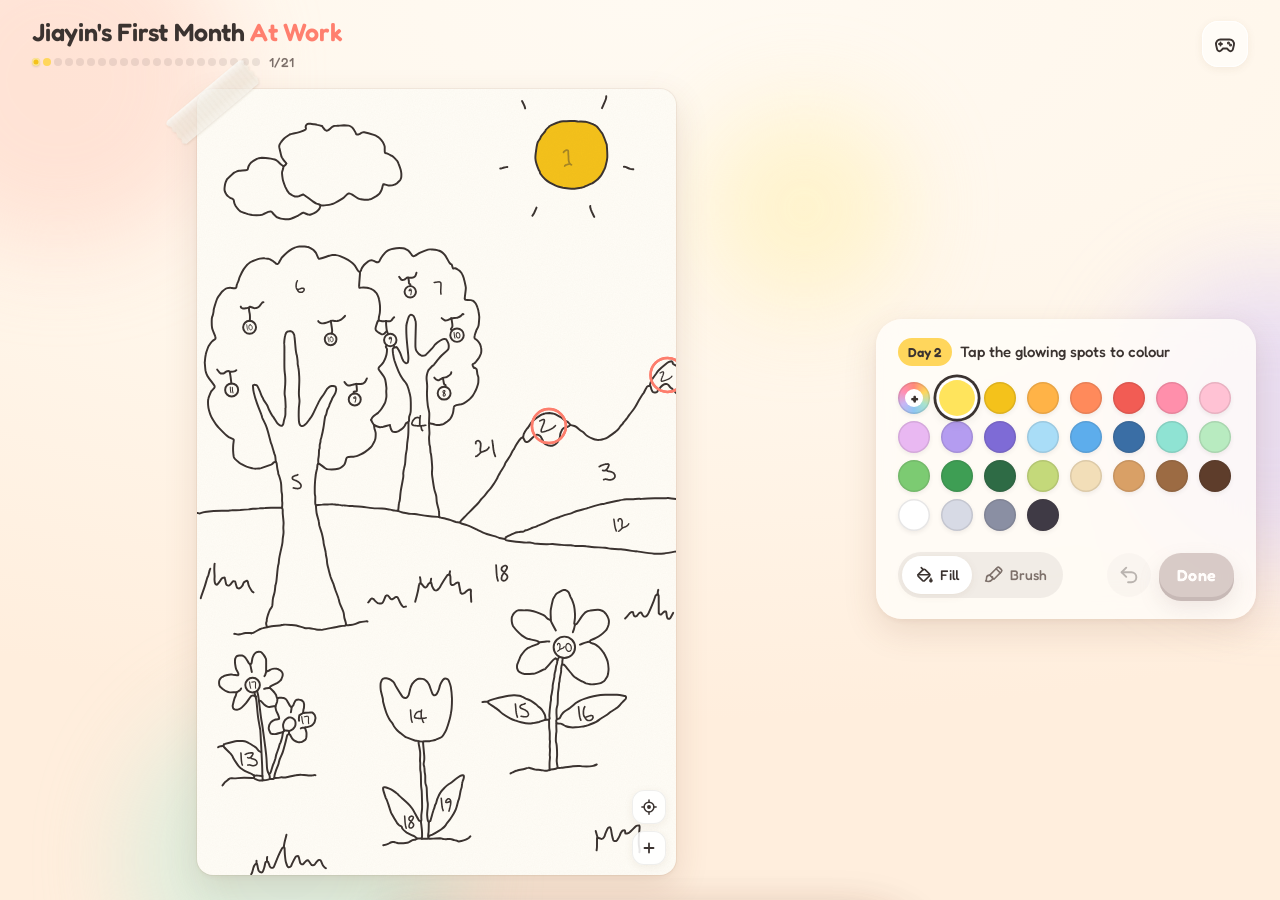
<file: index.html>
<!doctype html>
<html lang="en">
<head>
<meta charset="utf-8">
<meta name="viewport" content="width=device-width, initial-scale=1, viewport-fit=cover">
<title>Jiayin's First Month At Work</title>
<meta name="description" content="A little colour-by-number for Jiayin's first month at work — one spot every evening at 6pm, and a game of the day.">
<meta name="theme-color" content="#fff6ea">
<meta name="apple-mobile-web-app-title" content="First Month">
<meta name="robots" content="noindex">
<meta property="og:title" content="Jiayin's First Month At Work">
<meta property="og:description" content="One spot to colour every evening at 6pm — and a game of the day.">
<meta property="og:type" content="website">
<meta property="og:url" content="https://alsttr.github.io/jiayin-first-month/">
<meta property="og:image" content="https://alsttr.github.io/jiayin-first-month/assets/og.jpg">
<meta property="og:image:width" content="1200">
<meta property="og:image:height" content="630">
<meta name="twitter:card" content="summary_large_image">
<link rel="icon" href="assets/icon.svg" type="image/svg+xml">
<link rel="apple-touch-icon" href="assets/apple-touch-icon.png">
<link rel="preconnect" href="https://fonts.googleapis.com">
<link rel="preconnect" href="https://fonts.gstatic.com" crossorigin>
<link href="https://fonts.googleapis.com/css2?family=Fredoka:wght@400;500;600;700&family=Nunito:wght@600;700;800&display=swap" rel="stylesheet">
<link rel="stylesheet" href="css/styles.css?v=7">
</head>
<body>
<div class="bg" aria-hidden="true"><i class="blob b1"></i><i class="blob b2"></i><i class="blob b3"></i><i class="blob b4"></i></div>

<div class="app" id="app">
  <header class="top">
    <div class="brand">
      <h1 class="title" id="title">Jiayin's First Month <span class="accent">At Work</span></h1>
      <div class="beads" id="beads" aria-label="Progress"></div>
    </div>
    <button class="icon-btn" id="shelfBtn" aria-label="Game shelf" title="Game shelf">
      <svg viewBox="0 0 24 24" fill="none" stroke="currentColor" stroke-width="1.9" stroke-linecap="round" stroke-linejoin="round"><path d="M7.5 7.5h9a4.5 4.5 0 0 1 4.4 5.5l-1 4.3a2.4 2.4 0 0 1-4.1 1.1L14 16.5h-4l-1.8 1.9a2.4 2.4 0 0 1-4.1-1.1l-1-4.3a4.5 4.5 0 0 1 4.4-5.5z"/><path d="M7.5 10.5v3M6 12h3"/><circle cx="15.5" cy="11" r=".6" fill="currentColor"/><circle cx="17.5" cy="13" r=".6" fill="currentColor"/></svg>
      <i class="dot" id="shelfDot"></i>
    </button>
  </header>

  <main class="stage" id="stage">
    <div class="card intro" id="card">
      <div class="tape" aria-hidden="true"></div>
      <div class="art-wrap">
        <svg id="art" xmlns="http://www.w3.org/2000/svg" role="img" aria-label="Colour-by-number picture"></svg>
      </div>
      <div class="sizes off" id="sizes" aria-label="Brush size">
        <button data-size="0" aria-label="Small brush"><i style="width:6px;height:6px"></i></button>
        <button data-size="1" class="on" aria-label="Medium brush"><i style="width:10px;height:10px"></i></button>
        <button data-size="2" aria-label="Large brush"><i style="width:15px;height:15px"></i></button>
      </div>
      <div class="zoom" id="zoom">
        <button id="zFocus" aria-label="Zoom to today's spot" title="Today's spot" hidden><svg viewBox="0 0 24 24" fill="none" stroke="currentColor" stroke-width="2" stroke-linecap="round"><circle cx="12" cy="12" r="6.5"/><circle cx="12" cy="12" r="1.6" fill="currentColor"/><path d="M12 2.5v3M12 18.5v3M2.5 12h3M18.5 12h3"/></svg></button>
        <button id="zIn" aria-label="Zoom in"><svg viewBox="0 0 24 24" fill="none" stroke="currentColor" stroke-width="2.4" stroke-linecap="round"><path d="M12 6v12M6 12h12"/></svg></button>
        <button id="zFit" aria-label="Show whole picture" title="Whole picture" hidden><svg viewBox="0 0 24 24" fill="none" stroke="currentColor" stroke-width="2.1" stroke-linecap="round" stroke-linejoin="round"><path d="M4 9V5a1 1 0 0 1 1-1h4M15 4h4a1 1 0 0 1 1 1v4M20 15v4a1 1 0 0 1-1 1h-4M9 20H5a1 1 0 0 1-1-1v-4"/></svg></button>
      </div>
    </div>
  </main>

  <section class="dock" id="dock">
    <!-- waiting for the next 6pm -->
    <div class="pane wait-pane" data-pane="wait">
      <div class="eyebrow" id="waitLabel">Next spot unlocks in</div>
      <div class="countdown" id="countdown" aria-live="off">
        <div class="cd-unit"><div class="cd-box" id="cdH"><span>00</span></div><div class="cd-lab">hrs</div></div>
        <div class="cd-sep">:</div>
        <div class="cd-unit"><div class="cd-box" id="cdM"><span>00</span></div><div class="cd-lab">min</div></div>
        <div class="cd-sep">:</div>
        <div class="cd-unit"><div class="cd-box" id="cdS"><span>00</span></div><div class="cd-lab">sec</div></div>
      </div>
      <div class="when" id="waitWhen"></div>
      <button class="chip" id="gameChip" type="button" aria-haspopup="dialog" hidden><span class="ico">🎮</span><span class="lbl" id="chipLbl">Today’s game:</span><span class="nm" id="chipName"></span><svg class="more" viewBox="0 0 24 24" fill="none" stroke="currentColor" stroke-width="2.6" stroke-linecap="round" stroke-linejoin="round" aria-hidden="true"><path d="M9.5 6.5 15 12l-5.5 5.5"/></svg></button>
    </div>

    <!-- colouring -->
    <div class="pane colour-pane" data-pane="colour">
      <div class="prompt"><span class="daytag" id="dayTag">Day 2</span><span class="msg" id="promptMsg">Pick a colour, then tap the glowing spot</span></div>
      <div class="palette" id="palette" role="radiogroup" aria-label="Colours"></div>
      <div class="tools">
        <div class="seg" id="toolSeg" role="radiogroup" aria-label="Tool">
          <i class="pill" id="toolPill"></i>
          <button class="on" data-tool="fill" role="radio" aria-checked="true"><svg viewBox="0 0 24 24" fill="none" stroke="currentColor" stroke-width="1.9" stroke-linecap="round" stroke-linejoin="round"><path d="M5.2 11.3 11 5.5a1.6 1.6 0 0 1 2.3 0l5.2 5.2a1.6 1.6 0 0 1 0 2.3l-5.8 5.8a1.6 1.6 0 0 1-2.3 0l-5.2-5.2a1.6 1.6 0 0 1 0-2.3z"/><path d="M4.8 11.6h14.1"/><path d="M8.7 3.2 11 5.5"/><path d="M20.3 15.8s1.7 2 1.7 3.1a1.7 1.7 0 0 1-3.4 0c0-1.1 1.7-3.1 1.7-3.1z" fill="currentColor" stroke-width="1"/></svg>Fill</button>
          <button data-tool="brush" role="radio" aria-checked="false"><svg viewBox="0 0 24 24" fill="none" stroke="currentColor" stroke-width="1.9" stroke-linecap="round" stroke-linejoin="round"><path d="M14.5 4.5 19.5 9.5l-7.6 7.6-5-5z"/><path d="M19.5 9.5l1.4-1.4a1.8 1.8 0 0 0 0-2.5l-2.5-2.5a1.8 1.8 0 0 0-2.5 0L14.5 4.5"/><path d="M6.9 12.1c-2.4 0-3.9 1.7-3.9 4 0 2-1 3.2-1 3.2s4.8 1.3 7.2-1.1c1.2-1.2 1.5-2.6.9-3.9"/></svg>Brush</button>
        </div>
        <div class="spacer"></div>
        <button class="round" id="undoBtn" aria-label="Undo" disabled><svg viewBox="0 0 24 24" fill="none" stroke="currentColor" stroke-width="2.1" stroke-linecap="round" stroke-linejoin="round"><path d="M9 14 4 9l5-5"/><path d="M4 9h10.5a5.5 5.5 0 0 1 0 11H11"/></svg></button>
        <button class="btn sm" id="doneBtn" disabled>Done</button>
      </div>
      <!-- the "+" bubble opens this: mix any colour -->
      <div class="mixer" id="mixer" aria-hidden="true">
        <div class="mx-field" id="mxField" role="slider" tabindex="0" aria-label="Colour: left and right for the colour, up and down for lighter or deeper"><i class="mx-knob" id="mxKnob"></i></div>
        <div class="mx-row">
          <button class="round" id="mxCancel" aria-label="Cancel"><svg viewBox="0 0 24 24" fill="none" stroke="currentColor" stroke-width="2.4" stroke-linecap="round"><path d="M7 7l10 10M17 7 7 17"/></svg></button>
          <div class="mx-sat-wrap"><span>soft</span><div class="mx-sat" id="mxSat" role="slider" tabindex="0" aria-label="Soft to bold" aria-valuemin="0" aria-valuemax="100"><i class="mx-knob" id="mxSatKnob"></i></div><span>bold</span></div>
          <button class="btn sm mx-ok" id="mxOk"><svg viewBox="0 0 24 24" fill="none" stroke="currentColor" stroke-width="2.6" stroke-linecap="round" stroke-linejoin="round"><path d="M5 12.5l4.5 4.5L19 7.5"/></svg>Use</button>
        </div>
      </div>
    </div>

    <!-- all 21 coloured -->
    <div class="pane done-pane" data-pane="complete">
      <h2>Congrats on your first month of work, baby! 🎉</h2>
      <p>You made it, and now you’ve earned your WFH days.</p>
      <div class="row">
        <button class="btn prize-cta" id="prizeCta" aria-haspopup="dialog" hidden><svg viewBox="0 0 24 24" fill="none" stroke="currentColor" stroke-width="2" stroke-linecap="round" stroke-linejoin="round" aria-hidden="true"><rect x="3.5" y="8.5" width="17" height="4.5" rx="1.2"/><path d="M5 13v6.3a1.2 1.2 0 0 0 1.2 1.2h11.6a1.2 1.2 0 0 0 1.2-1.2V13"/><path d="M12 8.5v12"/><path d="M12 8.5S10.6 4 8 4.2C6 4.4 6.2 7.6 8.6 8.2M12 8.5s1.4-4.5 4-4.3c2 .2 1.8 3.4-.6 4"/></svg><span id="prizeCtaLbl">Click to reveal your grand prize</span></button>
        <button class="btn butter sm" id="prizeBtn" aria-haspopup="dialog" hidden><svg viewBox="0 0 24 24" fill="none" stroke="currentColor" stroke-width="2" stroke-linecap="round" stroke-linejoin="round" aria-hidden="true"><rect x="3.5" y="8.5" width="17" height="4.5" rx="1.2"/><path d="M5 13v6.3a1.2 1.2 0 0 0 1.2 1.2h11.6a1.2 1.2 0 0 0 1.2-1.2V13"/><path d="M12 8.5v12"/><path d="M12 8.5S10.6 4 8 4.2C6 4.4 6.2 7.6 8.6 8.2M12 8.5s1.4-4.5 4-4.3c2 .2 1.8 3.4-.6 4"/></svg>Grand prize</button>
        <button class="btn ghost sm" id="saveBtn"><svg viewBox="0 0 24 24" fill="none" stroke="currentColor" stroke-width="2.2" stroke-linecap="round" stroke-linejoin="round"><path d="M12 4v11M7 10.5l5 5 5-5"/><path d="M5 19.5h14"/></svg>Save picture</button>
      </div>
    </div>
  </section>
</div>

<div class="scrim" id="scrim"></div>

<!-- confirmation -->
<div class="modal" id="confirm" role="dialog" aria-modal="true" aria-labelledby="cfTitle">
  <div class="badge"><svg viewBox="0 0 24 24" fill="none" stroke="#3b3330" stroke-width="2" stroke-linecap="round" stroke-linejoin="round"><rect x="5" y="10.5" width="14" height="10" rx="3"/><path d="M8.5 10.5V8a3.5 3.5 0 0 1 7 0v2.5"/><circle cx="12" cy="15.5" r="1.3" fill="#3b3330"/></svg></div>
  <h3 id="cfTitle">Lock in Day 2?</h3>
  <p>Once it's set, it stays — no take-backs!</p>
  <div class="swatches" id="cfSwatches"></div>
  <div class="warn" id="cfWarn"></div>
  <div class="actions">
    <button class="btn ghost" id="cfNo">Keep colouring</button>
    <button class="btn" id="cfYes">Lock it in</button>
  </div>
</div>

<!-- first visit -->
<div class="modal welcome" id="welcome" role="dialog" aria-modal="true" aria-labelledby="wTitle">
  <div class="badge sun"><svg viewBox="0 0 24 24" fill="none" stroke="#3b3330" stroke-width="1.8" stroke-linecap="round"><circle cx="12" cy="12" r="4.6" fill="#fff6c9"/><path d="M12 2.8v2.4M12 18.8v2.4M2.8 12h2.4M18.8 12h2.4M5.5 5.5l1.7 1.7M16.8 16.8l1.7 1.7M5.5 18.5l1.7-1.7M16.8 7.2l1.7-1.7"/></svg></div>
  <h3 id="wTitle">Hi Jiayin! 🌷</h3>
  <p id="wText">Every evening at 6pm, a new spot unlocks. Colour it in and the game of the day is yours.</p>
  <div class="actions"><button class="btn" id="wGo">Let’s go ✨</button></div>
</div>

<!-- game of the day -->
<div class="sheet" id="revealSheet" role="dialog" aria-modal="true" aria-labelledby="rvTitle">
  <div class="grab"></div>
  <div class="reveal" id="reveal">
    <div class="pics" id="rvPics" aria-hidden="true"></div>
    <div class="tag" id="rvTag">✨ Game of the day ✨</div>
    <div class="dayline" id="rvDay"></div>
    <h2 id="rvTitle">We’re playing <a href="#" target="_blank" rel="noopener">Wordle</a> today!</h2>
    <p class="blurb" id="rvBlurb"></p>
    <a class="btn wide" id="rvPlay" href="#" target="_blank" rel="noopener">Let's play <svg viewBox="0 0 24 24" fill="none" stroke="currentColor" stroke-width="2.4" stroke-linecap="round" stroke-linejoin="round"><path d="M7 17 17 7M9 7h8v8"/></svg></a>
    <div class="plays" id="rvPlays" hidden></div>
    <button class="linkbtn" id="rvBack">Back to my picture</button>
  </div>
</div>

<!-- the grand prize (once all 21 spots are coloured) -->
<div class="sheet" id="prizeSheet" role="dialog" aria-modal="true" aria-labelledby="pzTitle">
  <div class="grab"></div>
  <div class="reveal prize" id="prize">
    <div class="prize-pic">
      <a class="shot" id="pzShot" href="#" target="_blank" rel="noopener" tabindex="-1" aria-hidden="true" hidden>
        <span class="bar"><i></i><i></i><i></i><b></b></span>
        <span class="pic"><img alt="" decoding="async"></span>
      </a>
      <div class="gift" id="gift" aria-hidden="true">
        <i class="g-glow"></i>
        <svg class="g-box" viewBox="0 0 120 120"><rect x="25" y="57" width="70" height="50" rx="9" fill="#ff8a7a" stroke="#3b3330" stroke-width="3.2"/><path d="M53 57h14v50H53z" fill="#ffd65c" stroke="#3b3330" stroke-width="3.2" stroke-linejoin="round"/><path d="M33 66v14" stroke="#fff" stroke-opacity=".55" stroke-width="4" stroke-linecap="round"/></svg>
        <svg class="g-lid" viewBox="0 0 120 120"><path d="M60 41C51 25 34 24 37 35c2 7 15 8 23 6zM60 41c9-16 26-17 23-6-2 7-15 8-23 6z" fill="#ffd65c" stroke="#3b3330" stroke-width="3.2" stroke-linejoin="round"/><rect x="19" y="41" width="82" height="19" rx="7" fill="#ff7f6e" stroke="#3b3330" stroke-width="3.2"/><path d="M53 41h14v19H53z" fill="#ffd65c" stroke="#3b3330" stroke-width="3.2" stroke-linejoin="round"/><circle cx="60" cy="41" r="6.5" fill="#ffd65c" stroke="#3b3330" stroke-width="3.2"/></svg>
      </div>
    </div>
    <div class="tag">✨ Your grand prize ✨</div>
    <h2 id="pzTitle">A getaway!</h2>
    <p class="blurb" id="pzBlurb" hidden></p>
    <a class="btn wide" id="pzGo" href="#" target="_blank" rel="noopener"><span id="pzGoLbl">Take a look</span> <svg viewBox="0 0 24 24" fill="none" stroke="currentColor" stroke-width="2.4" stroke-linecap="round" stroke-linejoin="round"><path d="M7 17 17 7M9 7h8v8"/></svg></a>
    <button class="linkbtn" id="pzBack">Back to my picture</button>
  </div>
</div>

<!-- game shelf -->
<div class="sheet" id="shelfSheet" role="dialog" aria-modal="true" aria-labelledby="shTitle">
  <div class="grab"></div>
  <button class="x" id="shelfClose" aria-label="Close"><svg viewBox="0 0 24 24" fill="none" stroke="currentColor" stroke-width="2.4" stroke-linecap="round"><path d="M6 6l12 12M18 6 6 18"/></svg></button>
  <div class="shelf">
    <h3 id="shTitle">Game shelf</h3>
    <p class="sub">A new one unlocks with every spot you colour.</p>
    <ul id="shelfList"></ul>
  </div>
</div>

<div class="toast" id="toast" role="status" aria-live="polite"></div>
<canvas id="fx" aria-hidden="true"></canvas>

<script src="js/config.js?v=7"></script>
<script src="js/art.js?v=7"></script>
<script src="js/hand.js?v=7"></script>
<script src="js/app.js?v=7"></script>
</body>
</html>
</file>
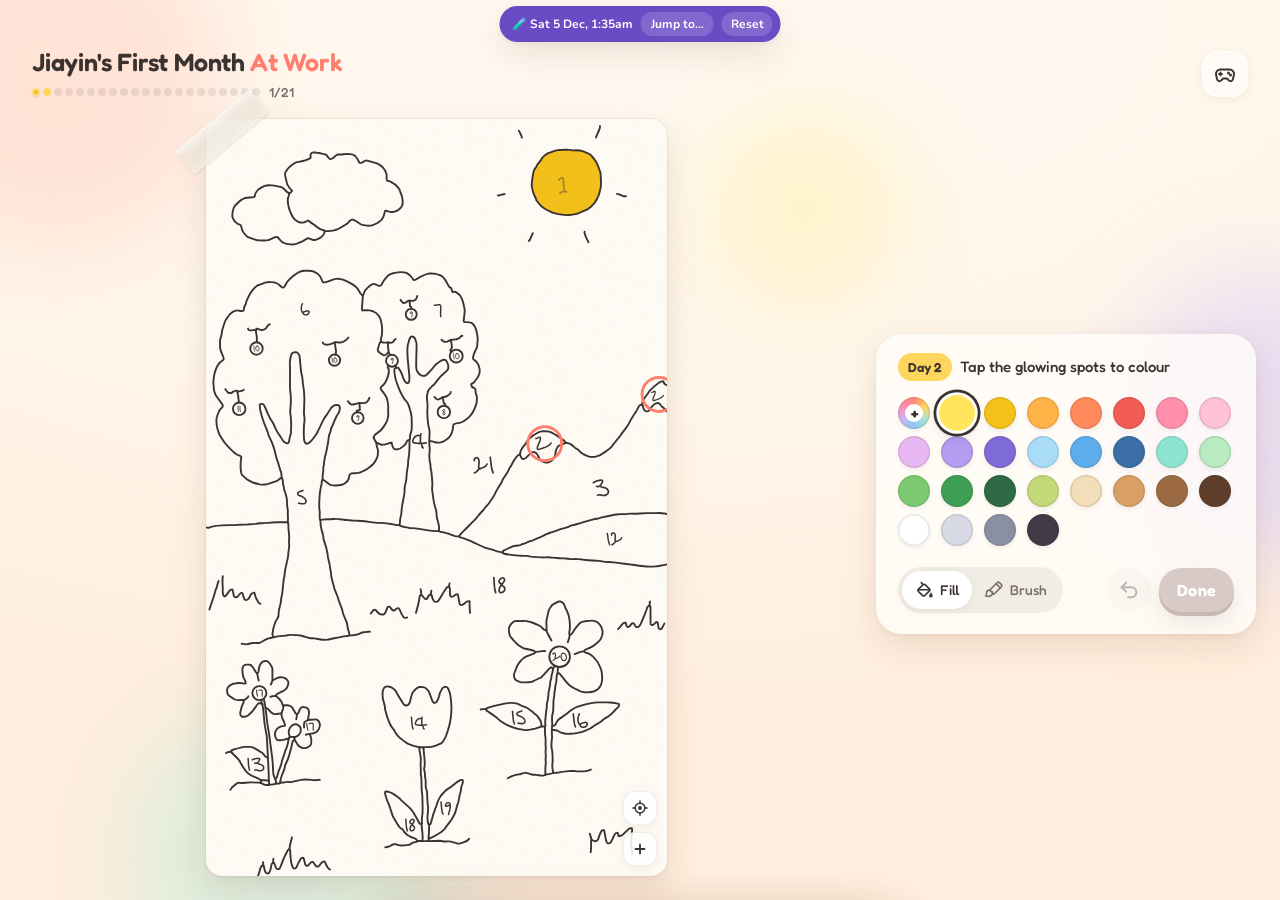
<file: test/index.html>
<!doctype html>
<html lang="en"><head><meta charset="utf-8"><meta name="viewport" content="width=device-width, initial-scale=1">
<meta name="robots" content="noindex"><title>Jiayin's First Month At Work</title>
<meta http-equiv="refresh" content="0; url=../?test">
<script>location.replace('../?test' + (location.search ? '&' + location.search.slice(1) : '') + location.hash);</script>
</head><body style="font-family:system-ui;background:#fff6ea;color:#3b3330;padding:24px">Opening… <a href="../?test">tap here</a> if nothing happens.</body></html>
</file>
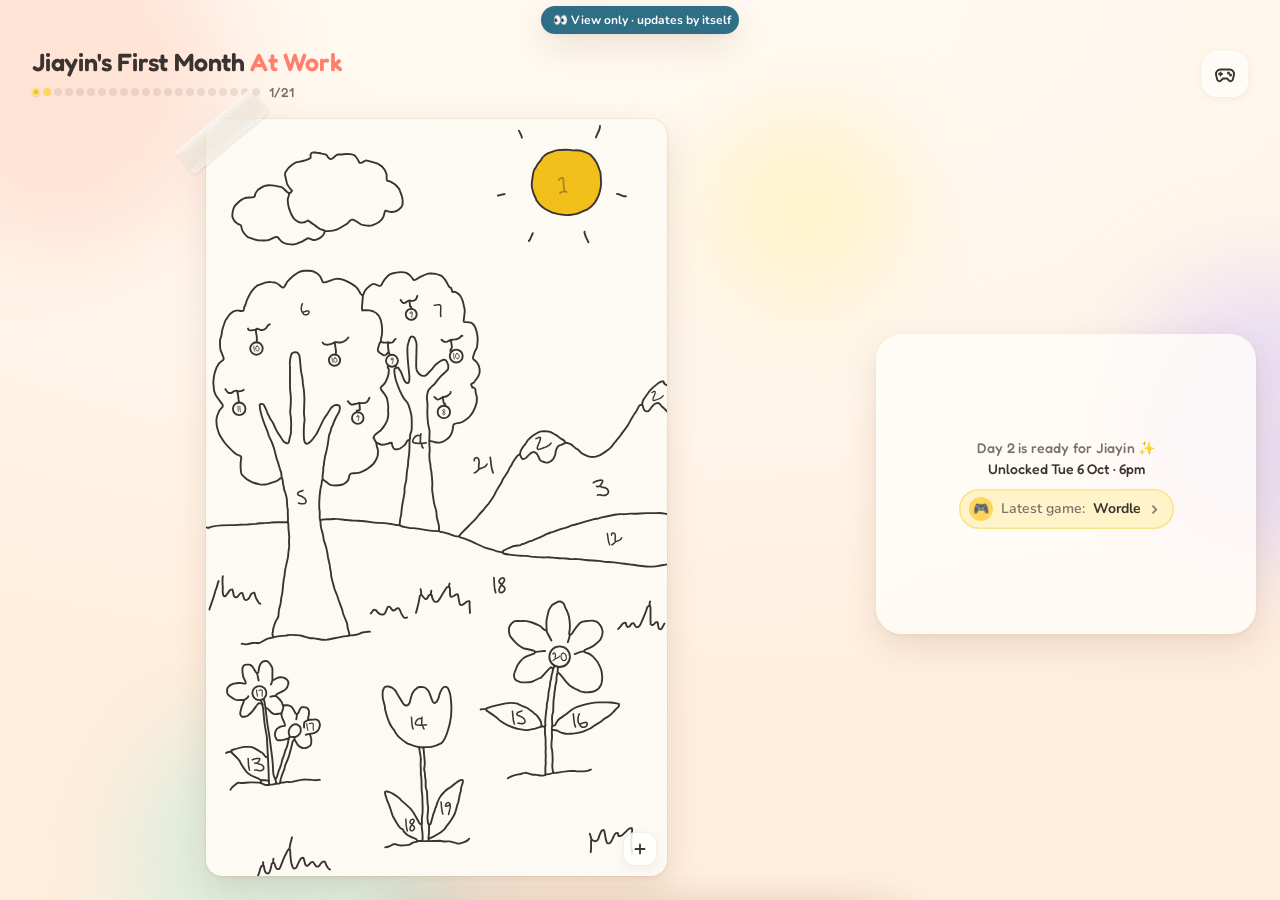
<file: view/index.html>
<!doctype html>
<html lang="en"><head><meta charset="utf-8"><meta name="viewport" content="width=device-width, initial-scale=1">
<meta name="robots" content="noindex"><title>Jiayin's First Month At Work</title>
<meta http-equiv="refresh" content="0; url=../?view">
<script>location.replace('../?view' + (location.search ? '&' + location.search.slice(1) : '') + location.hash);</script>
</head><body style="font-family:system-ui;background:#fff6ea;color:#3b3330;padding:24px">Opening… <a href="../?view">tap here</a> if nothing happens.</body></html>
</file>
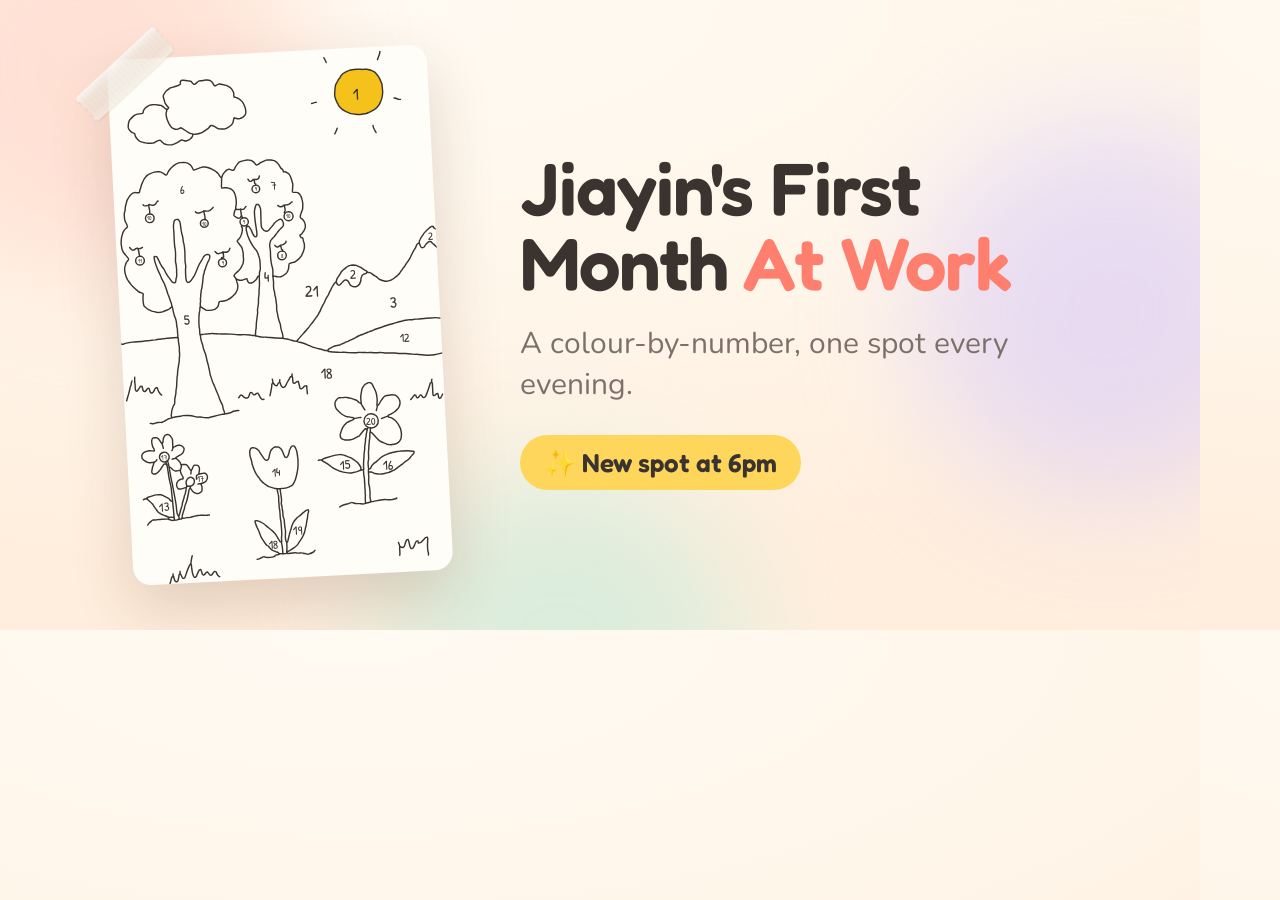
<file: tools/og.html>
<!doctype html>
<html><head><meta charset="utf-8">
<link href="https://fonts.googleapis.com/css2?family=Fredoka:wght@500;600&family=Nunito:wght@700&family=Patrick+Hand&display=swap" rel="stylesheet">
<style>
  html, body { margin: 0; width: 1200px; height: 630px; overflow: hidden; }
  body { background: radial-gradient(120% 90% at 30% 0%, #fffaf2 0%, #fff6ea 55%, #ffeedd 100%); font-family: Nunito, sans-serif; color: #3b3330; position: relative; }
  .blob { position: absolute; border-radius: 50%; filter: blur(60px); opacity: .6; }
  .card { position: absolute; left: 120px; top: 52px; width: 320px; height: 526px; background: #fffdf7; border-radius: 18px; box-shadow: 0 24px 60px rgba(90,50,30,.18); transform: rotate(-3deg); }
  .card svg { width: 100%; height: 100%; display: block; border-radius: 18px; }
  .tape { position: absolute; z-index: 1; top: -2px; left: -36px; width: 108px; height: 32px; transform: rotate(-40deg); filter: drop-shadow(0 1px 1px rgba(90,60,30,.18)); }
  .tape::before { content: ''; position: absolute; inset: 0;
    background: linear-gradient(180deg, rgba(255,255,255,.7), rgba(255,255,255,.25) 30%, rgba(255,255,255,.18) 70%, rgba(255,255,255,.45)),
      repeating-linear-gradient(90deg, rgba(150,120,90,.035) 0 2px, transparent 2px 5px), rgba(244,236,220,.5);
    clip-path: polygon(0 6%, 3% 0, 97% 0, 100% 9%, 98% 21%, 100% 33%, 97.5% 46%, 100% 58%, 98% 70%, 100% 82%, 97% 100%, 3% 100%, 0 90%, 2% 77%, 0 64%, 2.5% 51%, 0 39%, 2% 26%, 0 14%); }
  .txt { position: absolute; left: 520px; top: 150px; width: 600px; }
  h1 { font-family: Fredoka, sans-serif; font-weight: 600; font-size: 74px; line-height: 1.02; margin: 0 0 22px; letter-spacing: -1px; }
  h1 span { color: #ff7f6e; }
  p { font-size: 30px; margin: 0; color: #7d706a; }
  .pill { display: inline-block; margin-top: 30px; padding: 12px 24px; border-radius: 999px; background: #ffd65c; font-family: Fredoka, sans-serif; font-weight: 600; font-size: 26px; }
</style></head>
<body>
<i class="blob" style="width:420px;height:420px;background:#ffd3c4;left:-120px;top:-140px"></i>
<i class="blob" style="width:380px;height:380px;background:#d9ccfa;right:-100px;top:120px"></i>
<i class="blob" style="width:360px;height:360px;background:#c4ecdc;left:380px;bottom:-200px"></i>
<div class="card"><svg id="s" viewBox="0 0 760 1248"></svg><div class="tape"></div></div>
<div class="txt">
  <h1>Jiayin's First Month <span>At Work</span></h1>
  <p>A colour-by-number, one spot every evening.</p>
  <div class="pill">✨ New spot at 6pm</div>
</div>
<script src="../js/config.js"></script>
<script src="../js/art.js"></script>
<script>
  const NS = 'http://www.w3.org/2000/svg', s = document.getElementById('s');
  const mk = (t, a, p) => { const e = document.createElementNS(NS, t); for (const k in a) e.setAttribute(k, a[k]); p.appendChild(e); return e; };
  const sun = ART.regions.find(r => r.id === 'sun');
  mk('path', { d: sun.d, fill: '#F4C21B', 'fill-rule': 'evenodd' }, s);
  const g = mk('g', { fill: 'none', stroke: '#3b3330', 'stroke-width': 3.4, 'stroke-linecap': 'round', 'stroke-linejoin': 'round' }, s);
  ART.lines.forEach(d => mk('path', { d }, g));
  ART.circles.forEach(c => mk('circle', { cx: c.cx, cy: c.cy, r: c.r }, g));
  ART.labels.forEach(l => { const n = CONFIG.regions[l.region]; if (n == null) return; const t = mk('text', { x: l.x, y: l.y, dy: '.36em', 'font-size': l.size * 1.32, 'text-anchor': 'middle', fill: '#3b3330', 'font-family': 'Patrick Hand' }, s); t.textContent = n; });
</script>
</body></html>
</file>
<file: css/styles.css>
/* Jiayin's First Month At Work — styles */
:root {
  --cream: #fff6ea;
  --cream-2: #ffeedd;
  --paper: #fffdf7;
  --ink: #3b3330;
  --ink-soft: #7d706a;
  --ink-faint: #b9aca4;
  --coral: #ff7f6e;
  --coral-deep: #e8604f;
  --coral-soft: #ffe1dc;
  --butter: #ffd65c;
  --butter-soft: #fff3c9;
  --mint: #a8e3cf;
  --lilac: #cdbcf5;
  --sky: #b3ddf6;
  --line: rgba(59, 51, 48, .1);
  --glass: rgba(255, 253, 249, .82);
  --shadow-sm: 0 2px 8px rgba(120, 72, 40, .08);
  --shadow: 0 12px 34px rgba(120, 72, 40, .14), 0 2px 6px rgba(120, 72, 40, .06);
  --shadow-lg: 0 24px 60px rgba(90, 50, 30, .22);
  --r-lg: 26px;
  --r-md: 18px;
  --dock-h: 192px;
  --hdr-h: 76px;
  --font-round: 'Fredoka', ui-rounded, 'SF Pro Rounded', 'Nunito', system-ui, sans-serif;
  --font-body: 'Nunito', ui-rounded, system-ui, -apple-system, 'Segoe UI', sans-serif;
  --spring: cubic-bezier(.2, .9, .25, 1.15);
  --smooth: cubic-bezier(.22, .8, .25, 1);
  color-scheme: light;
}

* { box-sizing: border-box; -webkit-tap-highlight-color: transparent; }
html, body { margin: 0; height: 100%; }
body {
  background: var(--cream);
  color: var(--ink);
  font-family: var(--font-body);
  font-size: 16px;
  overflow: hidden;
  overscroll-behavior: none;
  touch-action: manipulation;
  -webkit-font-smoothing: antialiased;
  -webkit-user-select: none;
  user-select: none;
  -webkit-touch-callout: none;
}
button { font: inherit; color: inherit; }
a { color: inherit; }
[hidden] { display: none !important; }

/* ---------- dreamy background ---------- */
.bg { position: fixed; inset: 0; overflow: hidden; z-index: 0; pointer-events: none;
  background: radial-gradient(120% 80% at 50% 0%, #fffaf2 0%, var(--cream) 55%, var(--cream-2) 100%); }
.blob { position: absolute; border-radius: 50%; filter: blur(46px); opacity: .55; will-change: transform; }
.blob.b1 { width: 340px; height: 340px; background: #ffd3c4; top: -90px; left: -110px; animation: drift1 22s ease-in-out infinite alternate; }
.blob.b2 { width: 300px; height: 300px; background: #d9ccfa; top: 30%; right: -140px; animation: drift2 26s ease-in-out infinite alternate; }
.blob.b3 { width: 320px; height: 320px; background: #c4ecdc; bottom: -120px; left: 10%; animation: drift3 24s ease-in-out infinite alternate; }
.blob.b4 { width: 200px; height: 200px; background: #fff0b3; top: 12%; left: 55%; animation: drift2 30s ease-in-out infinite alternate-reverse; }
@keyframes drift1 { to { transform: translate(60px, 80px) scale(1.12); } }
@keyframes drift2 { to { transform: translate(-70px, 50px) scale(.9); } }
@keyframes drift3 { to { transform: translate(80px, -60px) scale(1.08); } }

/* ---------- app shell ---------- */
.app { position: fixed; inset: 0; z-index: 1; display: flex; flex-direction: column;
  padding: env(safe-area-inset-top) env(safe-area-inset-right) 0 env(safe-area-inset-left); }

.top { flex: 0 0 auto; display: flex; align-items: center; gap: 12px; padding: 12px 16px 6px; min-height: var(--hdr-h); }
.brand { flex: 1; min-width: 0; }
.title { margin: 0; font-family: var(--font-round); font-weight: 600; font-size: clamp(19px, 5.4vw, 25px); line-height: 1.12; letter-spacing: -.2px; }
.title .accent { color: var(--coral); }
.beads { display: flex; flex-wrap: wrap; gap: 3px; margin-top: 8px; align-items: center; }
.bead { width: 8px; height: 8px; border-radius: 50%; background: rgba(59, 51, 48, .1); transition: transform .4s var(--spring), background-color .4s; }
.bead.done { box-shadow: inset 0 0 0 1.5px rgba(255, 255, 255, .55), 0 1px 2px rgba(0, 0, 0, .12); }
.bead.white { background: #fff; box-shadow: inset 0 0 0 1.5px var(--ink-faint); }
.bead.now { background: var(--butter); animation: beadPulse 1.6s ease-in-out infinite; }
@keyframes beadPulse { 50% { transform: scale(1.45); box-shadow: 0 0 0 4px rgba(255, 214, 92, .35); } }
.beads .count { margin-left: 6px; font-family: var(--font-round); font-weight: 500; font-size: 13px; color: var(--ink-soft); white-space: nowrap; }

.icon-btn { flex: 0 0 auto; width: 46px; height: 46px; border-radius: 16px; border: 0; background: var(--glass);
  box-shadow: var(--shadow-sm), inset 0 0 0 1px rgba(255, 255, 255, .8); display: grid; place-items: center; cursor: pointer;
  transition: transform .2s var(--spring), box-shadow .2s; position: relative; backdrop-filter: blur(10px); -webkit-backdrop-filter: blur(10px); }
.icon-btn:active { transform: scale(.92); }
.icon-btn svg { width: 24px; height: 24px; }
.icon-btn .dot { position: absolute; top: 8px; right: 8px; width: 9px; height: 9px; border-radius: 50%; background: var(--coral); box-shadow: 0 0 0 2px #fff; transform: scale(0); transition: transform .4s var(--spring); }
.icon-btn .dot.on { transform: scale(1); }

/* ---------- stage & card ---------- */
.stage { flex: 1 1 auto; min-height: 0; position: relative; display: flex; align-items: center; justify-content: center; padding: 18px 16px 12px; }
.card { position: relative; width: 300px; height: 492px; border-radius: 16px; background: var(--paper);
  box-shadow: var(--shadow), 0 0 0 1px rgba(120, 90, 60, .06);
  touch-action: none; transform-origin: 50% 0; }
.card::before { content: ''; position: absolute; inset: 0; border-radius: inherit; pointer-events: none; z-index: 2;
  background-image: url("data:image/svg+xml,%3Csvg xmlns='http://www.w3.org/2000/svg' width='140' height='140'%3E%3Cfilter id='n'%3E%3CfeTurbulence type='fractalNoise' baseFrequency='.85' numOctaves='3' stitchTiles='stitch'/%3E%3CfeColorMatrix values='0 0 0 0 .45 0 0 0 0 .35 0 0 0 0 .25 0 0 0 .06 0'/%3E%3C/filter%3E%3Crect width='100%25' height='100%25' filter='url(%23n)'/%3E%3C/svg%3E");
  mix-blend-mode: multiply; }
.card .art-wrap { position: absolute; inset: 0; border-radius: inherit; overflow: hidden; }
#art { display: block; width: 100%; height: 100%; cursor: crosshair; }
.card.mode-view #art { cursor: grab; }
/* a strip of see-through tape holding the card's top-left corner */
.tape { position: absolute; z-index: 3; top: -2px; left: -34px; width: 100px; height: 30px; transform: rotate(-40deg); pointer-events: none;
  filter: drop-shadow(0 1px 1px rgba(90, 60, 30, .18)); }
.tape::before { content: ''; position: absolute; inset: 0;
  background: linear-gradient(180deg, rgba(255, 255, 255, .7), rgba(255, 255, 255, .25) 30%, rgba(255, 255, 255, .18) 70%, rgba(255, 255, 255, .45)),
    repeating-linear-gradient(90deg, rgba(150, 120, 90, .035) 0 2px, transparent 2px 5px), rgba(244, 236, 220, .5);
  clip-path: polygon(0 6%, 3% 0, 97% 0, 100% 9%, 98% 21%, 100% 33%, 97.5% 46%, 100% 58%, 98% 70%, 100% 82%, 97% 100%, 3% 100%, 0 90%, 2% 77%, 0 64%, 2.5% 51%, 0 39%, 2% 26%, 0 14%); }
.card.intro { animation: cardIn 900ms var(--spring) both; }
.card.intro .tape { animation: tapeOn 650ms var(--spring) 450ms both; }
@keyframes cardIn { from { opacity: 0; transform: translateY(40px) rotate(-2.5deg) scale(.94); } to { opacity: 1; transform: none; } }
@keyframes tapeOn { from { opacity: 0; transform: translate(-10px, -14px) rotate(-52deg) scale(1.18); } to { opacity: 1; transform: rotate(-40deg); } }

/* svg layers */
.ink { fill: none; }
.num { pointer-events: none; transition: opacity .6s; }
.num.txt { font-family: 'Comic Sans MS', 'Chalkboard SE', 'Marker Felt', cursive; fill: var(--ink); text-anchor: middle; }
.sels path { fill: #fff; opacity: 0; pointer-events: none; }
.num.coloured { opacity: .42; }
.num.white { opacity: .55; }
.hl { fill: #ffe27a; opacity: 0; pointer-events: none; animation: hlPulse 1.9s ease-in-out infinite; transition: opacity .4s; }
.hl.done { animation: none; opacity: 0; }
@keyframes hlPulse { 0%, 100% { opacity: .22; } 50% { opacity: .62; } }
.ping { fill: none; stroke: var(--coral); stroke-width: 2.5; vector-effect: non-scaling-stroke; transform-box: fill-box; transform-origin: center; animation: ping 1.9s cubic-bezier(.2, .7, .3, 1) infinite; pointer-events: none; }
.ping.p2 { animation-delay: .95s; }
@keyframes ping { 0% { transform: scale(.35); opacity: .95; } 80% { opacity: .05; } 100% { transform: scale(1.9); opacity: 0; } }
.pings.wiggle .ping { stroke: var(--coral-deep); stroke-width: 3.5; }
.bstroke { fill: none; stroke-linecap: round; stroke-linejoin: round; }
.fade-in-late { animation: fadeIn .7s ease both; }
@keyframes fadeIn { from { opacity: 0; } }

/* zoom controls */
.zoom { position: absolute; z-index: 4; right: 10px; bottom: 10px; display: flex; flex-direction: column; gap: 7px; }
.zoom button { width: 34px; height: 34px; border-radius: 12px; border: 0; background: rgba(255, 255, 255, .88); box-shadow: var(--shadow-sm), inset 0 0 0 1px rgba(59, 51, 48, .08);
  display: grid; place-items: center; cursor: pointer; transition: transform .25s var(--spring), opacity .3s; }
.zoom button:active { transform: scale(.88); }
.zoom button svg { width: 18px; height: 18px; }
.zoom button[hidden] { display: none; }

/* ---------- dock ---------- */
.dock { flex: 0 0 auto; position: relative; height: calc(var(--dock-h) + env(safe-area-inset-bottom)); margin: 0 10px; padding-bottom: env(safe-area-inset-bottom);
  background: var(--glass); border-radius: var(--r-lg) var(--r-lg) 0 0; box-shadow: 0 -8px 30px rgba(120, 72, 40, .1), inset 0 1px 0 rgba(255, 255, 255, .9);
  backdrop-filter: blur(16px) saturate(1.2); -webkit-backdrop-filter: blur(16px) saturate(1.2); overflow: hidden; }
.pane { position: absolute; inset: 0 0 env(safe-area-inset-bottom) 0; padding: 14px 16px 12px; display: flex; flex-direction: column;
  opacity: 0; transform: translateY(26px); pointer-events: none; transition: opacity .35s ease, transform .5s var(--spring); }
.pane.on { opacity: 1; transform: none; pointer-events: auto; transition-delay: .08s; }

/* wait pane */
.wait-pane { align-items: center; justify-content: center; text-align: center; gap: 4px; }
.eyebrow { font-family: var(--font-round); font-weight: 500; font-size: 14px; color: var(--ink-soft); letter-spacing: .2px; }
.countdown { display: flex; align-items: flex-end; gap: 6px; margin: 4px 0 2px; font-family: var(--font-round); }
.countdown[hidden] { display: none; }
.cd-unit { display: flex; flex-direction: column; align-items: center; }
.cd-box { min-width: 56px; height: 52px; padding: 0 8px; border-radius: 16px; background: #fff; box-shadow: var(--shadow-sm), inset 0 -3px 0 rgba(59, 51, 48, .06);
  display: grid; place-items: center; font-size: 30px; font-weight: 600; font-variant-numeric: tabular-nums; overflow: hidden; position: relative; }
.cd-box span { display: block; transition: transform .45s var(--spring), opacity .3s; }
.cd-box span.tick { animation: tick .32s var(--smooth); }
@keyframes tick { from { transform: translateY(-38%); opacity: .3; } }
.cd-lab { font-size: 11px; font-weight: 500; color: var(--ink-soft); margin-top: 3px; text-transform: lowercase; }
.cd-sep { font-size: 26px; font-weight: 600; color: var(--ink-faint); padding-bottom: 24px; }
.when { font-family: var(--font-round); font-weight: 500; font-size: 14px; color: var(--ink); }
.chip { margin-top: 8px; display: inline-flex; align-items: center; gap: 8px; padding: 8px 12px 8px 10px; border: 0; border-radius: 999px; text-decoration: none; cursor: pointer;
  background: var(--butter-soft); box-shadow: inset 0 0 0 1.5px rgba(244, 194, 27, .35); color: var(--ink); font-weight: 700; font-size: 14px; line-height: 1.25;
  transition: transform .25s var(--spring), box-shadow .2s; max-width: 100%; -webkit-appearance: none; appearance: none; }
.chip:active { transform: scale(.95); }
.chip .more { width: 15px; height: 15px; flex: 0 0 auto; margin-left: -2px; color: var(--ink-soft); }
@media (hover: hover) { .chip:hover { box-shadow: inset 0 0 0 1.5px rgba(244, 194, 27, .7), 0 4px 12px rgba(230, 181, 45, .2); } }
.chip .ico { width: 24px; height: 24px; border-radius: 50%; background: var(--butter); display: grid; place-items: center; font-size: 13px; flex: 0 0 auto; }
.chip .lbl { font-weight: 600; color: var(--ink-soft); }
.chip .nm { white-space: nowrap; overflow: hidden; text-overflow: ellipsis; }

/* colour pane */
.colour-pane { gap: 8px; padding-top: 12px; padding-bottom: 10px; }
.prompt { display: flex; align-items: center; gap: 8px; font-family: var(--font-round); font-weight: 500; font-size: 15px; min-height: 22px; line-height: 22px; }
.prompt .daytag { flex: 0 0 auto; padding: 3px 10px; border-radius: 999px; background: var(--butter); font-weight: 600; font-size: 13px; }
.prompt .msg { flex: 1; min-width: 0; white-space: nowrap; overflow: hidden; text-overflow: ellipsis; color: var(--ink); transition: opacity .25s; }
.palette { display: grid; grid-auto-flow: column; grid-template-rows: repeat(2, 32px); grid-auto-columns: 32px; gap: 7px 9px; overflow-x: auto; overflow-y: hidden;
  padding: 3px 6px 5px; margin: 0 -6px; scrollbar-width: none; -webkit-overflow-scrolling: touch; scroll-snap-type: x proximity; touch-action: pan-x; }
.palette::-webkit-scrollbar { display: none; }
.sw { width: 32px; height: 32px; border-radius: 50%; border: 0; padding: 0; cursor: pointer; position: relative; scroll-snap-align: start;
  box-shadow: inset 0 0 0 1.5px rgba(59, 51, 48, .12), 0 2px 4px rgba(59, 51, 48, .08); transition: transform .3s var(--spring), box-shadow .2s; }
.sw:active { transform: scale(.86); }
.sw.on { transform: scale(1.12); box-shadow: 0 0 0 2.5px #fff, 0 0 0 5px var(--ink), 0 4px 10px rgba(59, 51, 48, .2); z-index: 1; }
.sw.custom { background: conic-gradient(#ff8a7a, #ffd65c, #a8e3cf, #8fc7f2, #c7b6f5, #ff8fb4, #ff8a7a); }
.sw.custom::after { content: '+'; position: absolute; inset: 7px; border-radius: 50%; background: #fff; display: grid; place-items: center; font: 700 15px/1 var(--font-round); color: var(--ink); }

/* mix-your-own-colour panel (replaces the palette + tools while open) */
.mixer { display: none; flex-direction: column; gap: 8px; }
.colour-pane.mixing .palette, .colour-pane.mixing .tools { display: none; }
.colour-pane.mixing .mixer { display: flex; animation: mixIn .5s var(--spring) both; }
.colour-pane.unmixed .palette, .colour-pane.unmixed .tools { animation: mixIn .5s var(--spring) both; }
.colour-pane.unmixed .tools { animation-delay: .05s; }
@keyframes mixIn { from { opacity: 0; transform: translateY(14px) scale(.97); } }
.mx-field { position: relative; height: var(--mx-h, 66px); border-radius: 16px; cursor: crosshair; touch-action: none; outline: none;
  box-shadow: inset 0 0 0 1.5px rgba(59, 51, 48, .1), 0 2px 6px rgba(59, 51, 48, .08); }
.mx-field:focus-visible, .mx-sat:focus-visible { box-shadow: 0 0 0 3px var(--butter); }
.mx-knob { position: absolute; width: 28px; height: 28px; margin: -14px 0 0 -14px; border-radius: 50%; pointer-events: none;
  box-shadow: 0 0 0 3px #fff, 0 3px 10px rgba(59, 51, 48, .35); transition: transform .25s var(--spring); }
.mx-field:active .mx-knob, .mx-sat:active .mx-knob { transform: scale(1.18); }
.mx-row { display: flex; align-items: center; gap: 10px; }
.mx-sat-wrap { flex: 1; min-width: 0; display: flex; align-items: center; gap: 10px; font-family: var(--font-round); font-weight: 500; font-size: 12px; color: var(--ink-soft); }
.mx-sat { position: relative; flex: 1; min-width: 40px; height: 18px; margin: 0 6px; border-radius: 999px; cursor: pointer; touch-action: none; outline: none;
  box-shadow: inset 0 0 0 1.5px rgba(59, 51, 48, .1); }
.mx-sat .mx-knob { top: 50%; width: 24px; height: 24px; margin: -12px 0 0 -12px; }
.btn.mx-ok { flex: 0 0 auto; padding: 0 16px 0 12px; gap: 5px; box-shadow: 0 4px 0 rgba(59, 51, 48, .2), 0 8px 16px rgba(59, 51, 48, .14); transition: background-color .2s, color .2s, transform .15s, box-shadow .15s; }
.btn.mx-ok:active { box-shadow: 0 1px 0 rgba(59, 51, 48, .2); }
.tools { display: flex; align-items: center; gap: 8px; }
.seg { position: relative; display: flex; padding: 4px; border-radius: 999px; background: rgba(59, 51, 48, .07); }
.seg button { position: relative; z-index: 1; border: 0; background: none; height: 38px; padding: 0 12px; border-radius: 999px; display: flex; align-items: center; gap: 6px;
  font-family: var(--font-round); font-weight: 500; font-size: 14px; cursor: pointer; color: var(--ink-soft); transition: color .3s; }
.seg button.on { color: var(--ink); }
.seg button svg { width: 20px; height: 20px; }
.seg .pill { position: absolute; z-index: 0; top: 4px; bottom: 4px; left: 4px; border-radius: 999px; background: #fff; box-shadow: var(--shadow-sm); transition: transform .45s var(--spring), width .45s var(--spring); }
.sizes { position: absolute; z-index: 4; left: 10px; bottom: 10px; display: flex; gap: 2px; padding: 4px; border-radius: 999px; background: rgba(255, 255, 255, .92);
  box-shadow: var(--shadow-sm), inset 0 0 0 1px rgba(59, 51, 48, .08); transition: opacity .3s, transform .45s var(--spring); transform-origin: 0 100%; }
.sizes.off { opacity: 0; transform: scale(.6) translateY(10px); pointer-events: none; }
.sizes button { width: 34px; height: 34px; border: 0; background: none; border-radius: 999px; display: grid; place-items: center; cursor: pointer; }
.sizes button i { display: block; border-radius: 50%; background: var(--ink-faint); transition: background .2s, transform .3s var(--spring); }
.sizes button.on i { background: var(--ink); transform: scale(1.15); }
.spacer { flex: 1; }
.round { width: 44px; height: 44px; flex: 0 0 auto; border-radius: 50%; border: 0; background: rgba(59, 51, 48, .07); display: grid; place-items: center; cursor: pointer; transition: transform .25s var(--spring), opacity .25s; }
.round:active { transform: scale(.88) rotate(-20deg); }
.round:disabled { opacity: .35; cursor: default; }
.round svg { width: 22px; height: 22px; }

.btn { border: 0; cursor: pointer; display: inline-flex; align-items: center; justify-content: center; gap: 8px; text-decoration: none;
  height: 48px; padding: 0 22px; border-radius: 999px; font-family: var(--font-round); font-weight: 600; font-size: 17px; letter-spacing: .2px;
  background: var(--coral); color: #fff; box-shadow: 0 4px 0 var(--coral-deep), 0 10px 22px rgba(232, 96, 79, .32);
  transition: transform .15s ease, box-shadow .15s ease, opacity .3s, filter .3s; position: relative; }
.btn:active { transform: translateY(3px); box-shadow: 0 1px 0 var(--coral-deep), 0 5px 12px rgba(232, 96, 79, .28); }
.btn:disabled { filter: grayscale(.85) brightness(1.1); opacity: .55; cursor: default; transform: none; }
.btn.sm { height: 44px; padding: 0 18px; font-size: 16px; }
.btn.ghost { background: #fff; color: var(--ink); box-shadow: 0 4px 0 rgba(59, 51, 48, .14), 0 8px 18px rgba(59, 51, 48, .1); }
.btn.ghost:active { box-shadow: 0 1px 0 rgba(59, 51, 48, .14); }
.btn.butter { background: var(--butter); color: var(--ink); box-shadow: 0 4px 0 #e6b52d, 0 10px 22px rgba(230, 181, 45, .32); }
.btn.butter:active { box-shadow: 0 1px 0 #e6b52d; }
.btn.wide { width: 100%; }
.btn svg { width: 20px; height: 20px; }
.btn.ready { animation: readyNudge 2.6s ease-in-out infinite; }
@keyframes readyNudge { 0%, 86%, 100% { transform: none; } 90% { transform: translateY(-3px) rotate(-2deg); } 94% { transform: translateY(-1px) rotate(2deg); } }
.linkbtn { border: 0; background: none; cursor: pointer; font-family: var(--font-round); font-weight: 500; font-size: 15px; color: var(--ink-soft); padding: 10px; }

/* done pane */
.done-pane { align-items: center; justify-content: center; text-align: center; gap: 6px; }
.done-pane h2 { margin: 0; font-family: var(--font-round); font-weight: 600; font-size: 22px; }
.done-pane p { margin: 0 0 8px; color: var(--ink-soft); font-weight: 600; font-size: 14px; }
.row { display: flex; gap: 10px; justify-content: center; flex-wrap: wrap; }
.done-pane .row { width: 100%; }
.done-pane .btn.sm { padding: 0 15px; gap: 6px; font-size: 15.5px; }
.btn.prize-cta { width: 100%; max-width: 340px; padding: 0 14px; gap: 8px; font-size: clamp(14.5px, 4.3vw, 17px); overflow: hidden;
  animation: readyNudge 2.6s ease-in-out infinite; }
.btn.prize-cta svg { width: 22px; height: 22px; flex: 0 0 auto; }
.btn.prize-cta span { white-space: nowrap; overflow: hidden; text-overflow: ellipsis; }
.btn.prize-cta::after { content: ''; position: absolute; inset: 0; border-radius: inherit; pointer-events: none;
  background: linear-gradient(100deg, transparent 32%, rgba(255, 255, 255, .45) 50%, transparent 68%) no-repeat 160% 0 / 220% 100%;
  animation: ctaShine 3.4s ease-in-out .8s infinite; }
@keyframes ctaShine { 0% { background-position: 160% 0; } 40%, 100% { background-position: -60% 0; } }

/* ---------- overlays ---------- */
.scrim { position: fixed; inset: 0; z-index: 20; background: rgba(70, 45, 35, .28); backdrop-filter: blur(6px); -webkit-backdrop-filter: blur(6px);
  opacity: 0; pointer-events: none; transition: opacity .35s ease; }
.scrim.on { opacity: 1; pointer-events: auto; }

.modal { position: fixed; z-index: 30; left: 50%; top: 50%; width: min(360px, calc(100vw - 32px)); padding: 26px 22px 20px; border-radius: 28px; background: var(--paper);
  box-shadow: var(--shadow-lg); text-align: center; transform: translate(-50%, -46%) scale(.86); opacity: 0; pointer-events: none;
  transition: transform .5s var(--spring), opacity .25s ease; }
.modal.on { transform: translate(-50%, -50%); opacity: 1; pointer-events: auto; }
.modal .badge { width: 66px; height: 66px; margin: -60px auto 10px; border-radius: 22px; background: var(--butter); display: grid; place-items: center; box-shadow: 0 8px 18px rgba(230, 181, 45, .4); transform: rotate(-6deg); }
.modal .badge svg { width: 34px; height: 34px; }
.modal h3 { margin: 0 0 6px; font-family: var(--font-round); font-weight: 600; font-size: 23px; }
.modal p { margin: 0 0 6px; color: var(--ink-soft); font-weight: 600; line-height: 1.4; }
.modal .swatches { display: flex; justify-content: center; gap: 6px; margin: 12px 0 4px; flex-wrap: wrap; }
.modal .swatches i { width: 18px; height: 18px; border-radius: 50%; box-shadow: inset 0 0 0 1.5px rgba(59, 51, 48, .15); }
.modal .warn { display: none; margin: 10px auto 0; padding: 8px 12px; border-radius: 12px; background: var(--coral-soft); color: #b8483a; font-size: 14px; font-weight: 700; }
.modal .warn.on { display: block; }
.modal .actions { display: flex; gap: 10px; margin-top: 18px; }
.modal .actions .btn { flex: 1; padding: 0 12px; font-size: 16px; }

.sheet { position: fixed; z-index: 30; left: 0; right: 0; bottom: 0; margin: 0 auto; max-width: 520px; max-height: 88%; overflow: auto;
  padding: 10px 22px calc(22px + env(safe-area-inset-bottom)); border-radius: 30px 30px 0 0; background: var(--paper); box-shadow: var(--shadow-lg);
  transform: translateY(105%); transition: transform .6s var(--spring); overscroll-behavior: contain; }
.sheet.on { transform: none; }
#revealSheet { z-index: 31; }        /* a game card can open on top of the shelf */
.sheet.under { pointer-events: none; }
/* a button growing into its card (and shrinking back) */
.morph { position: fixed; z-index: 32; pointer-events: none; }
.morph > .m-face { position: absolute !important; left: 0 !important; top: 0 !important; width: 100% !important; height: 100% !important; margin: 0 !important;
  max-width: none !important; transform: none !important; animation: none !important; transition: none !important; visibility: visible !important; }
.morph > .m-bg { position: absolute; inset: 0; background: var(--paper); box-shadow: var(--shadow-lg); }
.sheet .grab { width: 42px; height: 5px; border-radius: 3px; background: rgba(59, 51, 48, .15); margin: 2px auto 14px; }
.sheet .x { position: absolute; top: 14px; right: 14px; width: 38px; height: 38px; border-radius: 50%; border: 0; background: rgba(59, 51, 48, .07); display: grid; place-items: center; cursor: pointer; }
.sheet .x svg { width: 18px; height: 18px; }

/* reveal */
.reveal { text-align: center; padding-top: 18px; }
.reveal .tag { display: inline-flex; align-items: center; gap: 8px; padding: 6px 14px; border-radius: 999px; background: var(--butter);
  font-family: var(--font-round); font-weight: 600; font-size: 13px; letter-spacing: 1.2px; text-transform: uppercase; }
.reveal .dayline { margin-top: 10px; font-weight: 700; font-size: 13px; color: var(--ink-soft); }
.reveal h2 { margin: 10px 0 8px; font-family: var(--font-round); font-weight: 600; font-size: clamp(26px, 7.5vw, 34px); line-height: 1.15; }
.reveal h2 a { color: var(--coral-deep); text-decoration: none; background: linear-gradient(transparent 62%, var(--coral-soft) 62%); padding: 0 2px; border-radius: 4px; }
.reveal .blurb { margin: 0 auto 20px; max-width: 340px; color: var(--ink-soft); font-weight: 600; font-size: 16px; line-height: 1.45; }
.reveal .game-art { width: 92px; height: 92px; margin: 2px auto 4px; position: relative; }
/* the game's picture(s): one screenshot, two fanned out (two games), or a phone for an app game */
.pics { display: flex; justify-content: center; align-items: flex-start; margin: 0 auto 16px; }
.pics .shot, .pics .game-art { margin: 0; }
.pics.two .shot { --shot-w: clamp(118px, 19vh, 166px); }
.pics.two .shot:first-child { position: relative; z-index: 1; transform: rotate(-6deg) translate(12px, 6px); }
.pics.two .shot:last-child { transform: rotate(5deg) translate(-12px, 0); }
.reveal.anim .pics .shot + .shot { animation-delay: .1s; }
.pics.two .shot:first-child:active { transform: rotate(-6deg) translate(12px, 6px) scale(.97); }
.pics.two .shot:last-child:active { transform: rotate(5deg) translate(-12px, 0) scale(.97); }
.shot.phone { width: var(--phone-w, min(290px, 76vw)); padding: 7px; border-radius: 24px; background: #26222a;
  box-shadow: 0 16px 34px rgba(40, 25, 20, .3), 0 2px 6px rgba(40, 25, 20, .2), inset 0 0 0 1.5px rgba(255, 255, 255, .08); }
.shot.phone .pic { aspect-ratio: 860 / 390; border-radius: 17px; background: #1b181d; animation: none; }
.shot.phone img { object-position: center; }
.shot .pic.slides img { position: absolute; inset: 0; transition: opacity .7s ease; }
.shot .pic.slides img:not(.on) { opacity: 0; }
.reveal .blurb .bl { display: block; }
.reveal .blurb .bl + .bl { margin-top: 6px; }
.reveal .blurb b { color: var(--ink); font-weight: 800; }
.reveal .plays { display: flex; gap: 10px; }
.reveal .plays .btn { flex: 1 1 0; min-width: 0; padding: 0 12px; font-size: 16px; }
.reveal .plays .btn span { white-space: nowrap; overflow: hidden; text-overflow: ellipsis; }
.reveal .dayline .dots { display: inline-flex; gap: 3px; margin-left: 8px; vertical-align: -1px; }
.reveal .dayline .dots i { width: 11px; height: 11px; border-radius: 50%; box-shadow: inset 0 0 0 1.5px rgba(59, 51, 48, .14); }
/* the game's screenshot, in a little browser window */
.shot { display: block; width: var(--shot-w, clamp(150px, 25vh, 224px)); margin: 0 auto 16px; border-radius: 18px; overflow: hidden; background: #fff; text-decoration: none;
  box-shadow: 0 16px 34px rgba(90, 50, 30, .2), 0 2px 6px rgba(90, 50, 30, .1), 0 0 0 1px rgba(59, 51, 48, .06); transform: rotate(-2deg); transition: transform .3s var(--spring); }
.shot[hidden] { display: none; }
.shot:active { transform: rotate(-2deg) scale(.97); }
.shot .bar { display: flex; align-items: center; gap: 4px; height: 24px; padding: 0 9px; background: var(--cream-2); }
.shot .bar i { width: 7px; height: 7px; border-radius: 50%; background: #ff8a7a; flex: 0 0 auto; }
.shot .bar i:nth-child(2) { background: var(--butter); } .shot .bar i:nth-child(3) { background: var(--mint); }
.shot .bar b { flex: 1; min-width: 0; margin-left: 6px; padding: 2px 8px; border-radius: 999px; background: rgba(255, 255, 255, .85); color: var(--ink-soft);
  font: 700 10.5px/1.3 var(--font-body); text-align: center; white-space: nowrap; overflow: hidden; text-overflow: ellipsis; }
.shot .pic { display: block; position: relative; aspect-ratio: 4 / 5; overflow: hidden;
  background: linear-gradient(110deg, #f6efe6 30%, #fffaf3 50%, #f6efe6 70%) 0 0 / 300% 100%; animation: shimmer 1.4s linear infinite; }
.shot img { display: block; width: 100%; height: 100%; object-fit: cover; object-position: top; opacity: 0; transition: opacity .35s ease; }
.shot img.ok { opacity: 1; }
@keyframes shimmer { to { background-position: -150% 0; } }
.reveal.anim .shot { animation: shotIn .8s var(--spring) both; }
@keyframes shotIn { from { opacity: 0; transform: translateY(30px) rotate(-10deg) scale(.82); } }
.reveal .game-art .tile { position: absolute; width: 40px; height: 40px; border-radius: 12px; display: grid; place-items: center; font: 700 22px/1 var(--font-round); color: #fff;
  box-shadow: 0 4px 0 rgba(0, 0, 0, .12); }
.reveal.anim .game-art .tile { animation: tilePop .7s var(--spring) both; }
.reveal.anim .tag, .reveal.anim .dayline, .reveal.anim h2, .reveal.anim .blurb, .reveal.anim .btn, .reveal.anim .linkbtn { animation: rise .7s var(--spring) both; }
.reveal.anim .tag { animation-delay: .12s; } .reveal.anim .dayline { animation-delay: .2s; } .reveal.anim h2 { animation-delay: .28s; }
.reveal.anim .blurb { animation-delay: .36s; } .reveal.anim .btn { animation-delay: .44s; } .reveal.anim .linkbtn { animation-delay: .5s; }
@keyframes rise { from { opacity: 0; transform: translateY(18px); } }
@keyframes tilePop { from { opacity: 0; transform: scale(.2) rotate(-30deg); } }

/* the grand prize: a gift pops open, then the card */
.prize .tag { background: linear-gradient(90deg, var(--butter), #ffb8a8); }
.reveal.prize h2 { font-size: clamp(22px, 7.5vw, 34px); }      /* small enough that the resort's name always fits on its line */
.reveal h2 .nb { white-space: nowrap; }
.prize-pic { position: relative; }
.prize .shot { position: relative; z-index: 1; }
.prize.opened .gift { z-index: 0; }      /* the prize bursts out in front of the box */
.prize .gift { position: absolute; z-index: 2; left: 50%; top: 50%; width: 176px; height: 176px; margin: -88px 0 0 -88px; pointer-events: none; display: none; }
.prize .gift > * { position: absolute; inset: 0; width: 100%; height: 100%; }
.prize .g-glow { border-radius: 50%; background: radial-gradient(closest-side, rgba(255, 214, 92, .8), rgba(255, 214, 92, 0)); transform: scale(1.35); opacity: .75; }
.prize.wrapped .shot, .prize.wrapped h2, .prize.wrapped .blurb, .prize.wrapped .btn, .prize.wrapped .linkbtn { opacity: 0; pointer-events: none; }
.reveal.prize.opened .tag { animation: none; }      /* it was already out, waiting under the gift */
.prize.noimg .gift { display: block; position: relative; left: auto; top: auto; margin: 0 auto 6px; width: 120px; height: 120px; }

.modal.welcome p { margin: 4px 6px 0; }
.modal .badge.sun { background: #ffe58a; transform: rotate(8deg); }
.modal.on .badge.sun svg { animation: spin 14s linear infinite; }
@keyframes spin { to { transform: rotate(360deg); } }

/* shelf */
.shelf h3 { margin: 6px 0 2px; font-family: var(--font-round); font-weight: 600; font-size: 22px; }
.shelf .sub { margin: 0 0 14px; color: var(--ink-soft); font-weight: 600; font-size: 14px; }
.shelf ul { list-style: none; margin: 0; padding: 0; display: grid; gap: 8px; }
.shelf li { display: flex; align-items: center; gap: 12px; padding: 10px 12px; border-radius: 16px; background: #fff; box-shadow: inset 0 0 0 1px var(--line); }
.shelf li.tap { cursor: pointer; transition: transform .2s var(--spring), box-shadow .2s; }
.shelf li.tap:active { transform: scale(.98); }
@media (hover: hover) { .shelf li.tap:hover { box-shadow: inset 0 0 0 1.5px rgba(59, 51, 48, .16); } }
.shelf li.future { background: transparent; box-shadow: none; border: 1.5px dashed rgba(59, 51, 48, .14); opacity: .8; }
.shelf .num-dot { width: 34px; height: 34px; flex: 0 0 auto; border-radius: 12px; display: grid; place-items: center; font-family: var(--font-round); font-weight: 600; font-size: 15px;
  background: rgba(59, 51, 48, .06); box-shadow: inset 0 0 0 1.5px rgba(255, 255, 255, .6); }
.shelf .meta { flex: 1; min-width: 0; }
.shelf .meta b { display: block; font-family: var(--font-round); font-weight: 600; font-size: 16px; white-space: nowrap; overflow: hidden; text-overflow: ellipsis; }
.shelf .meta span { display: block; font-size: 12.5px; font-weight: 700; color: var(--ink-soft); }
.shelf .go { flex: 0 0 auto; height: 34px; padding: 0 14px; border-radius: 999px; background: var(--coral); color: #fff; text-decoration: none; display: inline-flex; align-items: center;
  font-family: var(--font-round); font-weight: 600; font-size: 14px; box-shadow: 0 3px 0 var(--coral-deep); }
.shelf .lock { flex: 0 0 auto; font-size: 13px; font-weight: 700; color: var(--ink-faint); }
.shelf .more { flex: 0 0 auto; width: 30px; height: 30px; border-radius: 50%; display: grid; place-items: center; background: rgba(59, 51, 48, .06); color: var(--ink-soft); }
.shelf .more svg { width: 16px; height: 16px; }

/* toast */
.toast { position: fixed; z-index: 40; left: 50%; bottom: calc(var(--dock-h) + env(safe-area-inset-bottom) + 14px); width: max-content; max-width: calc(100vw - 32px); line-height: 1.35;
  transform: translate(-50%, 20px) scale(.92); opacity: 0; pointer-events: none; padding: 11px 18px; border-radius: 999px; background: var(--ink); color: #fff;
  font-weight: 700; font-size: 14.5px; box-shadow: var(--shadow); transition: transform .45s var(--spring), opacity .25s; text-align: center; border-radius: 22px; }
.toast.on { transform: translate(-50%, 0); opacity: 1; pointer-events: auto; }
.toast a { color: var(--butter); text-decoration: none; white-space: nowrap; }

/* fx canvas */
#fx { position: fixed; inset: 0; z-index: 35; pointer-events: none; width: 100%; height: 100%; }

/* preview badge */
.pv { position: fixed; z-index: 45; top: calc(env(safe-area-inset-top) + 6px); left: 50%; transform: translateX(-50%); display: flex; gap: 8px; align-items: center;
  padding: 6px 8px 6px 12px; border-radius: 999px; background: #3b3330; color: #fff; font-size: 12px; font-weight: 700; box-shadow: var(--shadow); white-space: nowrap; }
.pv button, .pv a { border: 0; border-radius: 999px; background: rgba(255, 255, 255, .16); color: #fff; padding: 4px 9px; font-size: 12px; font-weight: 700; cursor: pointer; text-decoration: none; }
.pv select { -webkit-appearance: none; appearance: none; border: 0; border-radius: 999px; background: rgba(255, 255, 255, .16); color: #fff; padding: 4px 10px; font: 700 12px var(--font-body); cursor: pointer; }
.pv select option { color: var(--ink); }
.pv.test { background: #6a4bc4; }
.pv.view { background: #2f6f86; }

body.has-pv .app { padding-top: calc(env(safe-area-inset-top) + 30px); }

/* admin */
.admin { position: fixed; inset: 0; z-index: 60; background: rgba(40, 30, 25, .5); display: grid; place-items: center; padding: 16px; overflow: auto; }
.admin .box { width: min(460px, 100%); background: var(--paper); border-radius: 24px; padding: 22px; box-shadow: var(--shadow-lg); -webkit-user-select: text; user-select: text; }
.admin h3 { margin: 0 0 4px; font-family: var(--font-round); }
.admin p { margin: 6px 0; font-size: 14px; color: var(--ink-soft); font-weight: 600; }
.admin textarea { width: 100%; height: 90px; border-radius: 12px; border: 1px solid var(--line); padding: 8px; font: 12px ui-monospace, monospace; }
.admin .btn { height: 40px; font-size: 14px; padding: 0 14px; margin: 4px 4px 4px 0; }

/* ---------- wide screens: art left, panel right ---------- */
@media (min-width: 860px) and (min-aspect-ratio: 1/1) {
  .app { display: grid; grid-template-columns: 1fr 380px; grid-template-rows: auto 1fr; padding: 0 24px; column-gap: 28px; }
  .top { grid-column: 1 / -1; padding: 18px 8px 8px; }
  .stage { grid-column: 1; grid-row: 2; padding: 10px 0 24px; }
  .dock { grid-column: 2; grid-row: 2; align-self: center; height: 300px; margin: 0 0 40px; border-radius: var(--r-lg); padding-bottom: 0; box-shadow: var(--shadow); }
  .pane { inset: 0; padding: 22px; justify-content: center; }
  .colour-pane { gap: 16px; }
  .mixer { --mx-h: 120px; gap: 14px; }
  .palette { grid-auto-flow: row; grid-template-rows: none; grid-template-columns: repeat(auto-fill, 34px); overflow: visible; touch-action: auto; }
  .toast { bottom: 28px; }
  :root { --dock-h: 0px; }
}

/* phones held sideways */
@media (orientation: landscape) and (max-height: 520px) and (min-width: 560px) {
  .app { display: grid; grid-template-columns: 1fr minmax(300px, 360px); grid-template-rows: auto 1fr; column-gap: 14px; padding-left: max(12px, env(safe-area-inset-left)); padding-right: max(12px, env(safe-area-inset-right)); }
  .top { grid-column: 1 / -1; min-height: 0; padding: 6px 8px 0; }
  .title { font-size: 18px; }
  .beads { margin-top: 4px; }
  .stage { grid-column: 1; grid-row: 2; padding: 14px 0 8px; }
  .dock { grid-column: 2; grid-row: 2; align-self: center; height: 214px; margin: 0 0 8px; border-radius: var(--r-lg); padding-bottom: 0; box-shadow: var(--shadow); }
  .pane { inset: 0; }
  .toast { bottom: 16px; }
  /* game card side by side: screenshot left, words right */
  .sheet { max-width: 660px; max-height: 94%; }
  .reveal { display: grid; grid-template-columns: auto 1fr; column-gap: 24px; align-items: center; text-align: left; padding-top: 2px; }
  .reveal > * { grid-column: 2; }
  .reveal .pics, .reveal .prize-pic { grid-column: 1; grid-row: 1 / span 6; --shot-w: 150px; --phone-w: 250px; margin: 0; }
  .reveal .pics.two .shot { --shot-w: 120px; }
  .reveal .tag, .reveal .linkbtn { justify-self: start; }
  .reveal h2, .reveal.prize h2 { margin: 6px 0; font-size: 26px; }
  .reveal .blurb { margin: 0 0 12px; }
}

/* short phones */
@media (max-height: 700px) {
  :root { --dock-h: 182px; --hdr-h: 64px; }
  .palette { grid-template-rows: repeat(2, 30px); grid-auto-columns: 30px; gap: 6px 8px; }
  .sw { width: 30px; height: 30px; }
  .stage { padding-top: 16px; }
  .zoom { gap: 6px; right: 8px; bottom: 8px; }
  .zoom button { width: 30px; height: 30px; border-radius: 10px; }
  .zoom button svg { width: 16px; height: 16px; }
  .sizes { left: 8px; bottom: 8px; }
  .sizes button { width: 30px; height: 30px; }
  .top { padding-top: 8px; }
  .cd-box { height: 46px; min-width: 50px; font-size: 26px; }
  .mixer { --mx-h: 60px; }
  .shot { --shot-w: clamp(130px, 23vh, 180px); margin-bottom: 12px; }
  .pics { margin-bottom: 12px; }
  .reveal { padding-top: 8px; }
  .reveal h2 { margin-top: 6px; }
}

@media (prefers-reduced-motion: reduce) {
  *, *::before, *::after { animation-duration: .01ms !important; animation-iteration-count: 1 !important; transition-duration: .01ms !important; }
  .hl { opacity: .45; }
}
</file>
